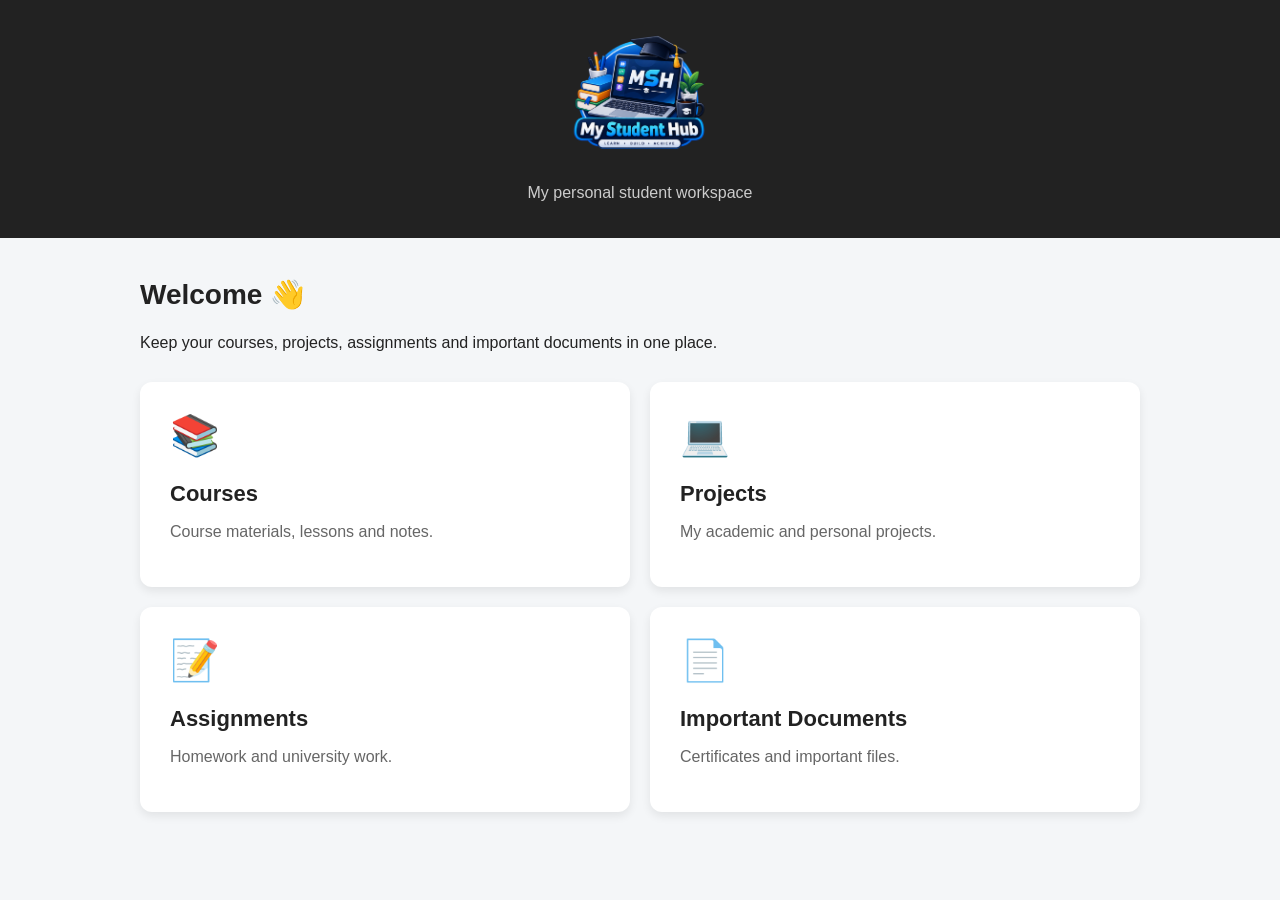
<file: index.html>
<!DOCTYPE html>
<html lang="en">

<head>
    <meta charset="UTF-8">
    <meta name="viewport" content="width=device-width, initial-scale=1.0">

    <title>My Student Hub</title>

    <link rel="icon" type="image/png" href="images/logo.png">
<link rel="stylesheet" href="Style.css">
</head>

<body>

   <header>

    <img src="images/logo.png" alt="My Student Hub Logo" class="logo">

    <p>My personal student workspace</p>

</header>


    <main>

        <h2>Welcome 👋</h2>

        <p>
            Keep your courses, projects, assignments
            and important documents in one place.
        </p>


        <div class="categories">

            <a href="courses.html" class="card">

                <div class="icon">📚</div>

                <h3>Courses</h3>

                <p>
                    Course materials, lessons and notes.
                </p>

            </a>


            <a href="projects.html" class="card">

                <div class="icon">💻</div>

                <h3>Projects</h3>

                <p>
                    My academic and personal projects.
                </p>

            </a>


            <a href="assignments.html" class="card">

                <div class="icon">📝</div>

                <h3>Assignments</h3>

                <p>
                    Homework and university work.
                </p>

            </a>


            <a href="important.html" class="card">

                <div class="icon">📄</div>

                <h3>Important Documents</h3>

                <p>
                    Certificates and important files.
                </p>

            </a>

       </div>

    </main>

</body>

</html>
</file>
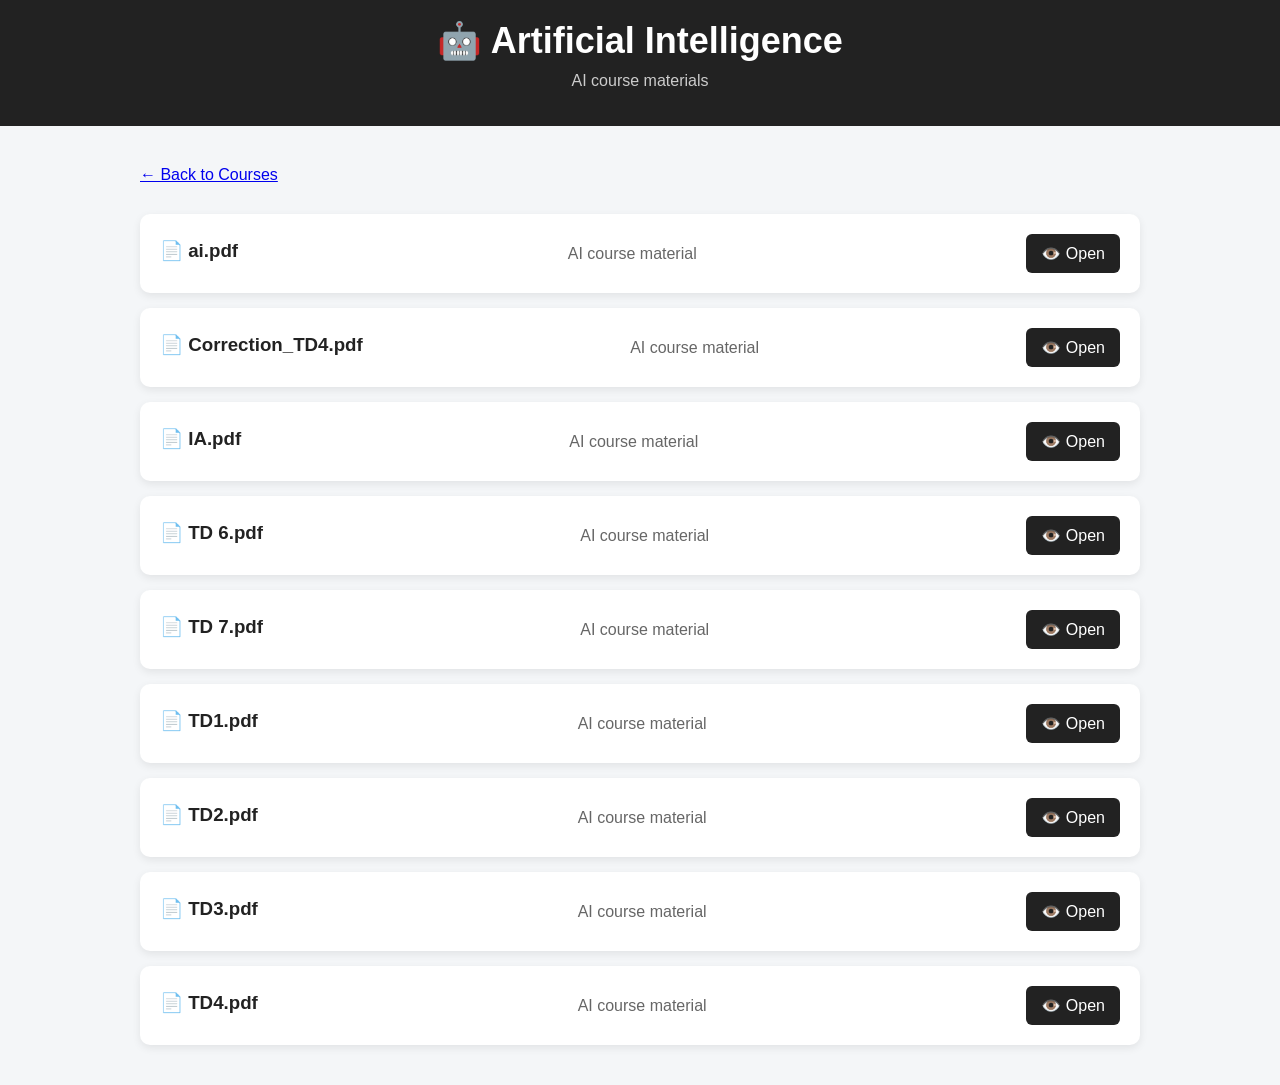
<file: AI.html>
<!DOCTYPE html>
<html lang="en">
<head>
    <meta charset="UTF-8">
    <meta name="viewport" content="width=device-width, initial-scale=1.0">

    <title>My Student Hub</title>

    <link rel="icon" type="image/png" href="images/logo.png">

    <link rel="stylesheet" href="Style.css">
</head>

<body>

    <header>
        <h1>🤖 Artificial Intelligence</h1>
        <p>AI course materials</p>
    </header>

    <main>

        <a href="courses.html" class="back-button">
            ← Back to Courses
        </a>

        <div class="file-list" id="fileList"></div>

    </main>

    <script src="files_data.js"></script>

    <script>
        const fileList = document.getElementById("fileList");

        MSH_FILES.ai.forEach(fileName => {

            // Safely encode each part of the path
            // while keeping folder separators (/)
            const fileUrl = "files/courses/AI/" +
                fileName
                    .split("/")
                    .map(part => encodeURIComponent(part))
                    .join("/");

            const file = document.createElement("div");
            file.className = "file";

            file.innerHTML = `
                <h3>📄 ${fileName}</h3>
                <p>AI course material</p>
                <a href="${fileUrl}">👁️ Open</a>
            `;

            fileList.appendChild(file);
        });
    </script>

</body>
</html>
</file>
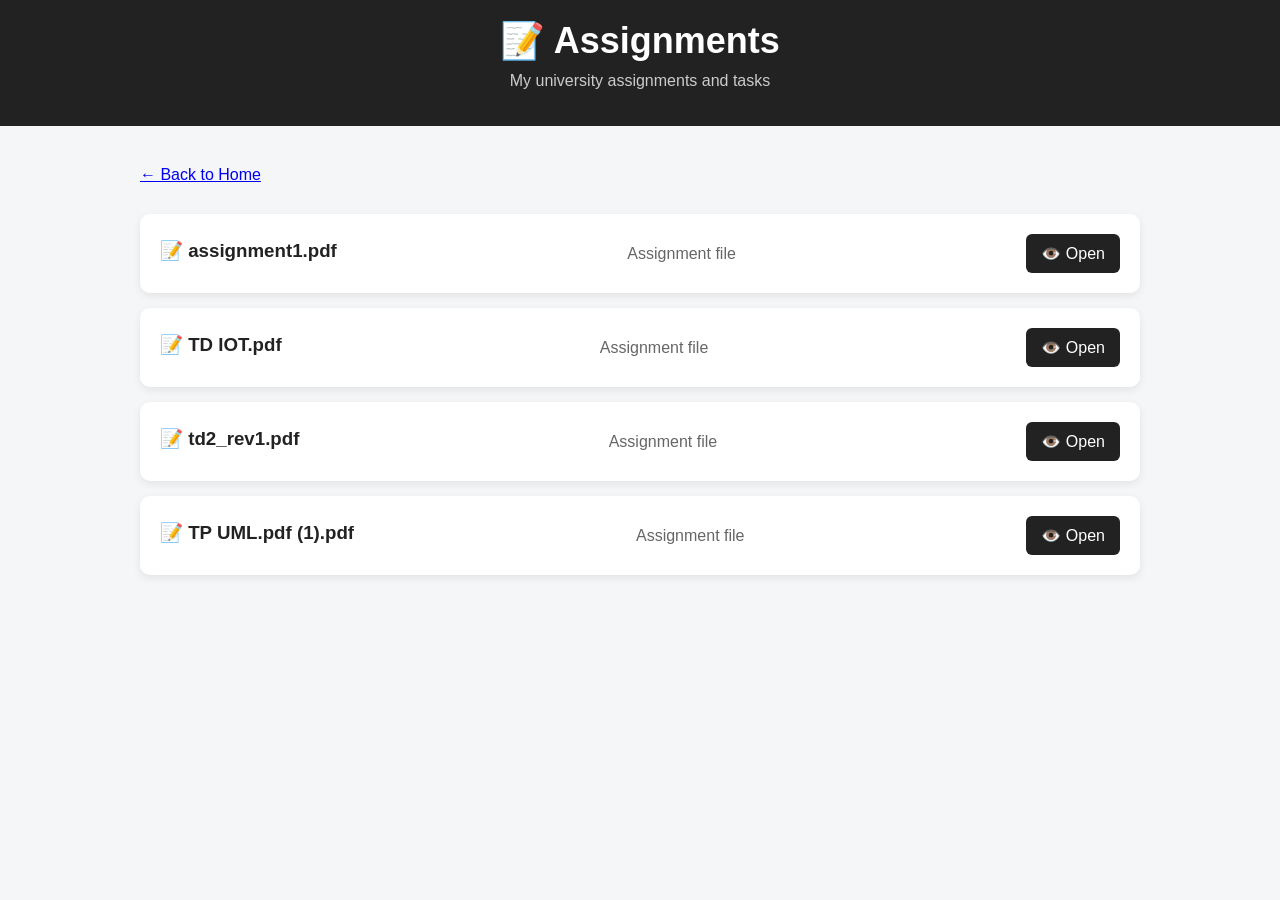
<file: assignments.html>
<!DOCTYPE html>
<html lang="en">

<head>
    <meta charset="UTF-8">
    <meta name="viewport" content="width=device-width, initial-scale=1.0">

    <title>My Student Hub</title>

    <link rel="icon" type="image/png" href="images/logo.png">

    <link rel="stylesheet" href="Style.css">
</head>

<body>

    <header>
        <h1>📝 Assignments</h1>
        <p>My university assignments and tasks</p>
    </header>

    <main>

        <a href="index.html" class="back-link">← Back to Home</a>

        <div class="file-list" id="assignment-list">
        </div>

    </main>

    <!-- Automatically generated file information -->
    <script src="files_data.js"></script>

    <script>
        const assignmentList = document.getElementById("assignment-list");

        const assignments = MSH_FILES.assignments;

        if (assignments.length === 0) {

            assignmentList.innerHTML = `
                <div class="file">
                    <h3>📭 No assignments yet</h3>
                    <p>No assignment files have been added.</p>
                </div>
            `;

        } else {

            assignments.forEach(fileName => {

                const file = document.createElement("div");
                file.className = "file";

                // Safely encode each part of the path
                // while keeping folder separators (/)
                const fileUrl = "files/assigments/" +
                    fileName
                        .split("/")
                        .map(part => encodeURIComponent(part))
                        .join("/");

                file.innerHTML = `
                    <h3>📝 ${fileName}</h3>
                    <p>Assignment file</p>
                    <a href="${fileUrl}">
                        👁️ Open
                    </a>
                `;

                assignmentList.appendChild(file);
            });
        }
    </script>

</body>

</html>
</file>
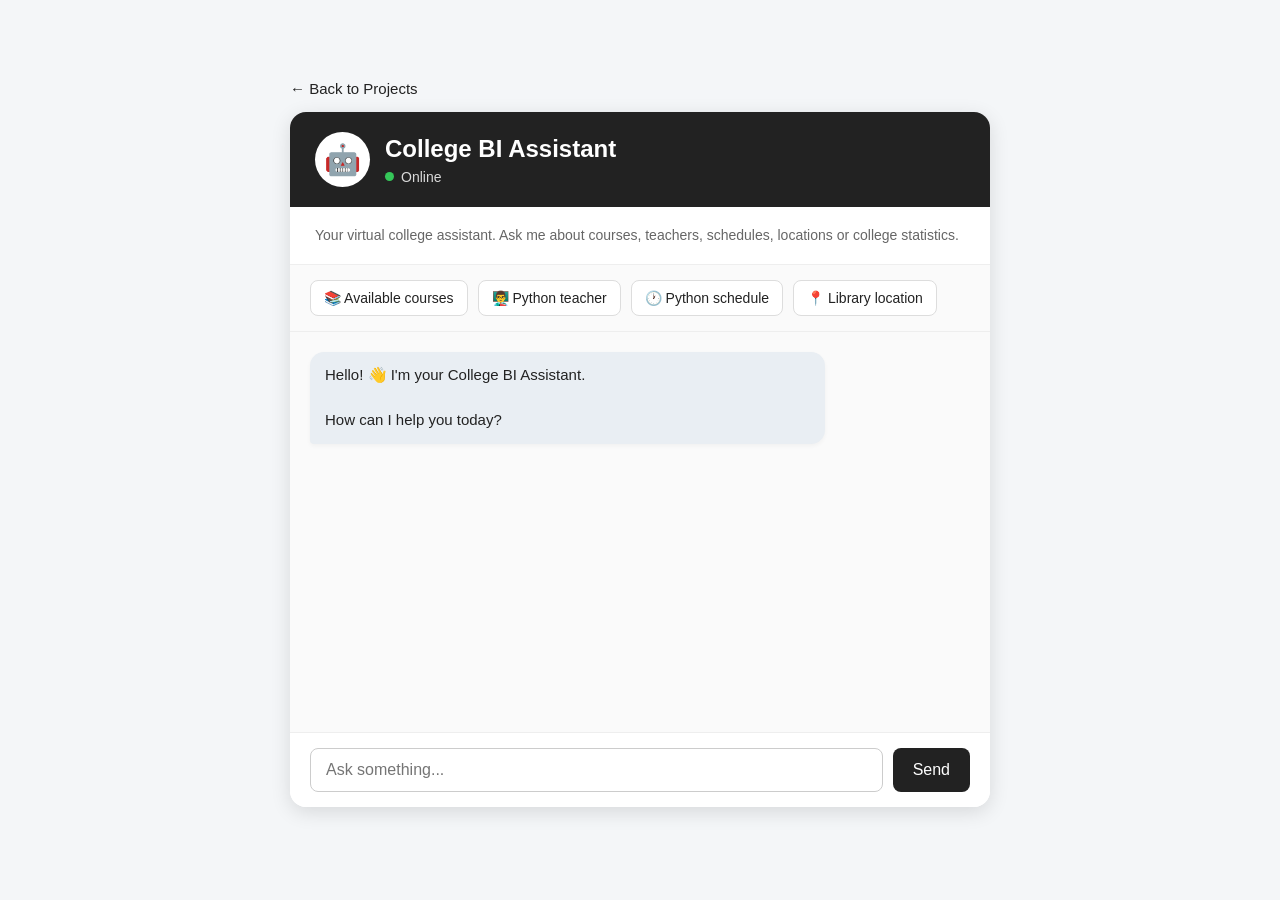
<file: chatbot.html>
<!DOCTYPE html>
<html lang="en">

<head>

    <meta charset="UTF-8">
    <meta name="viewport" content="width=device-width, initial-scale=1.0">

    <title>School Chatbot - My Student Hub</title>

    <link rel="icon" type="image/png" href="images/logo.png">

    <link rel="stylesheet" href="Style.css">
    <link rel="stylesheet" href="chatbot.css">

</head>


<body>

    <main>

        <a href="projects.html" class="back-link">
            ← Back to Projects
        </a>


        <div id="chat-box">


            <!-- =====================================
                 CHATBOT HEADER
                 ===================================== -->

            <div class="chat-header">

                <div class="bot-icon">
                    🤖
                </div>

                <div class="bot-info">

                    <h1>College BI Assistant</h1>

                    <div class="status">

                        <span class="status-dot"></span>

                        Online

                    </div>

                </div>

            </div>


            <!-- =====================================
                 WELCOME MESSAGE
                 ===================================== -->

            <div class="welcome-text">

                Your virtual college assistant.
                Ask me about courses, teachers,
                schedules, locations or college statistics.

            </div>


            <!-- =====================================
                 SUGGESTED QUESTIONS
                 ===================================== -->

            <div id="suggested-questions">

                <button onclick="askQuestion('What courses are available?')">
                    📚 Available courses
                </button>

                <button onclick="askQuestion('Who teaches Python?')">
                    👨‍🏫 Python teacher
                </button>

                <button onclick="askQuestion('What is the Python schedule?')">
                    🕐 Python schedule
                </button>

                <button onclick="askQuestion('Where is the library?')">
                    📍 Library location
                </button>

            </div>


            <!-- =====================================
                 CHAT MESSAGES
                 ===================================== -->

            <div id="chat-messages">

                <div class="bot-message">

                    Hello! 👋 I'm your College BI Assistant.

                    <br><br>

                    How can I help you today?

                </div>

            </div>


            <!-- =====================================
                 INPUT AREA
                 ===================================== -->

            <div id="chat-input-area">

                <input
                    type="text"
                    id="chat-input"
                    placeholder="Ask something..."
                    autocomplete="off"
                >

                <button onclick="sendMessage()">
                    Send
                </button>

            </div>


        </div>

    </main>


    <script src="chatbot.js"></script>

</body>

</html>
</file>
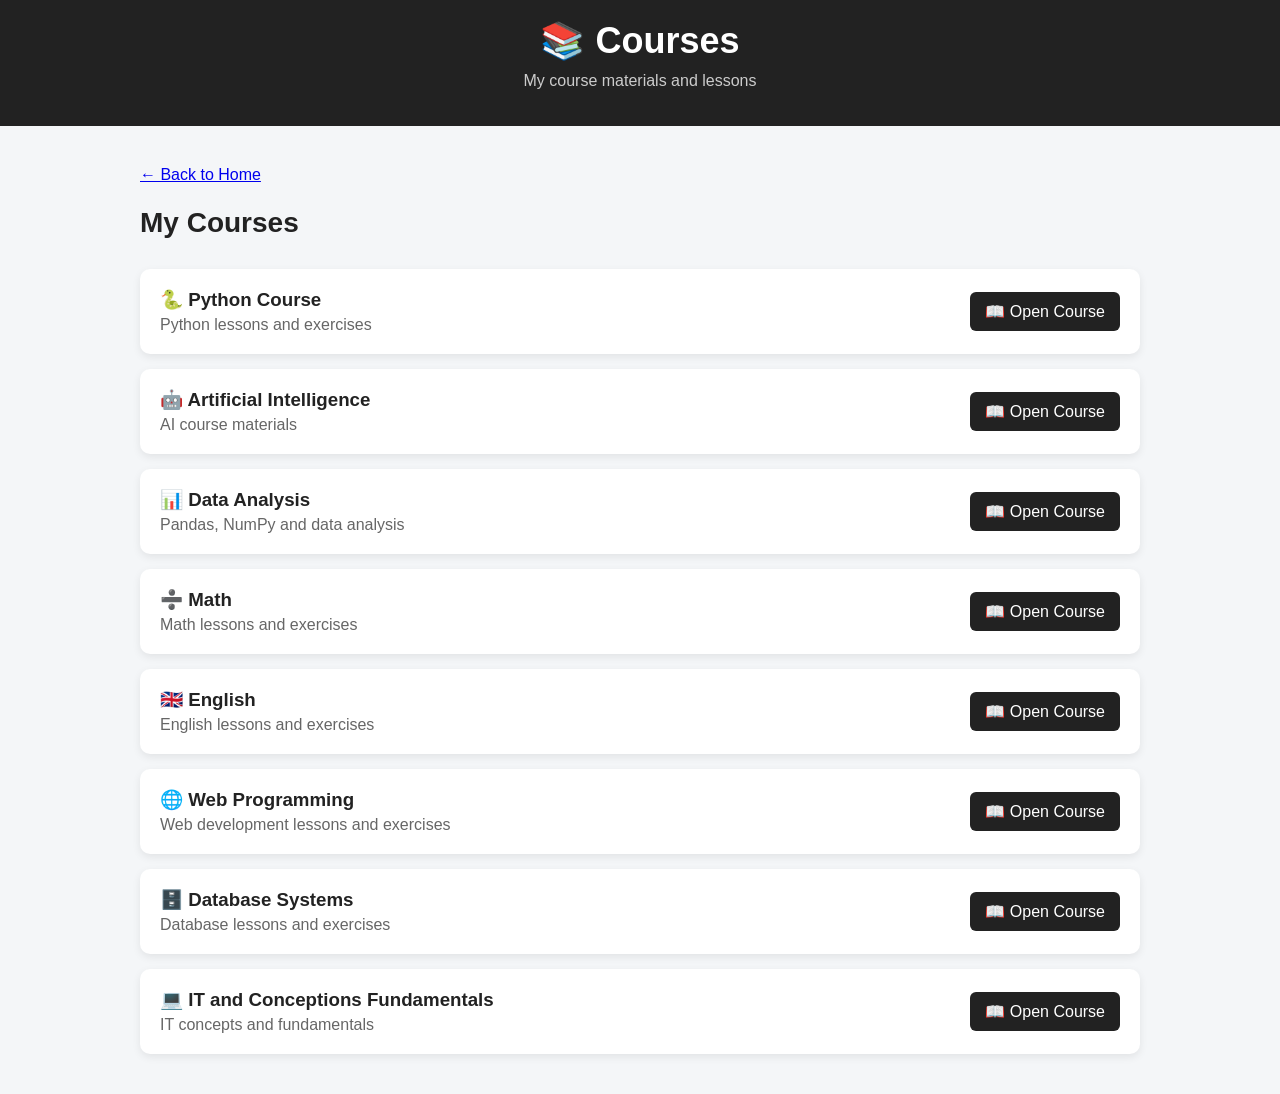
<file: courses.html>
<!DOCTYPE html>
<html lang="en">

<head>
    <meta charset="UTF-8">
    <meta name="viewport" content="width=device-width, initial-scale=1.0">

    <title>My Student Hub</title>

    <link rel="icon" type="image/png" href="images/logo.png">

    <link rel="stylesheet" href="Style.css">
</head>

<body>

    <header>
        <h1>📚 Courses</h1>
        <p>My course materials and lessons</p>
    </header>


    <main>

        <a href="index.html">← Back to Home</a>


        <h2>My Courses</h2>


        <div class="file-list">


            <div class="file">

                <div>
                    <h3>🐍 Python Course</h3>
                    <p>Python lessons and exercises</p>
                </div>

                <a href="python.html">
                    📖 Open Course
                </a>

            </div>


            <div class="file">

                <div>
                    <h3>🤖 Artificial Intelligence</h3>
                    <p>AI course materials</p>
                </div>

                <a href="AI.html">
                    📖 Open Course
                </a>

            </div>


            <div class="file">

                <div>
                    <h3>📊 Data Analysis</h3>
                    <p>Pandas, NumPy and data analysis</p>
                </div>

                <a href="Data%20analysis.html">
                    📖 Open Course
                </a>

            </div>


            <div class="file">

                <div>
                    <h3>➗ Math</h3>
                    <p>Math lessons and exercises</p>
                </div>

                <a href="math.html">
                    📖 Open Course
                </a>

            </div>


            <div class="file">

                <div>
                    <h3>🇬🇧 English</h3>
                    <p>English lessons and exercises</p>
                </div>

                <a href="english.html">
                    📖 Open Course
                </a>

            </div>


            <div class="file">

                <div>
                    <h3>🌐 Web Programming</h3>
                    <p>Web development lessons and exercises</p>
                </div>

                <a href="web-programming.html">
                    📖 Open Course
                </a>

            </div>


            <div class="file">

                <div>
                    <h3>🗄️ Database Systems</h3>
                    <p>Database lessons and exercises</p>
                </div>

                <a href="database-systems.html">
                    📖 Open Course
                </a>

            </div>


            <div class="file">

                <div>
                    <h3>💻 IT and Conceptions Fundamentals</h3>
                    <p>IT concepts and fundamentals</p>
                </div>

                <a href="it-fundamentals.html">
                    📖 Open Course
                </a>

            </div>


        </div>

    </main>

</body>

</html>
</file>
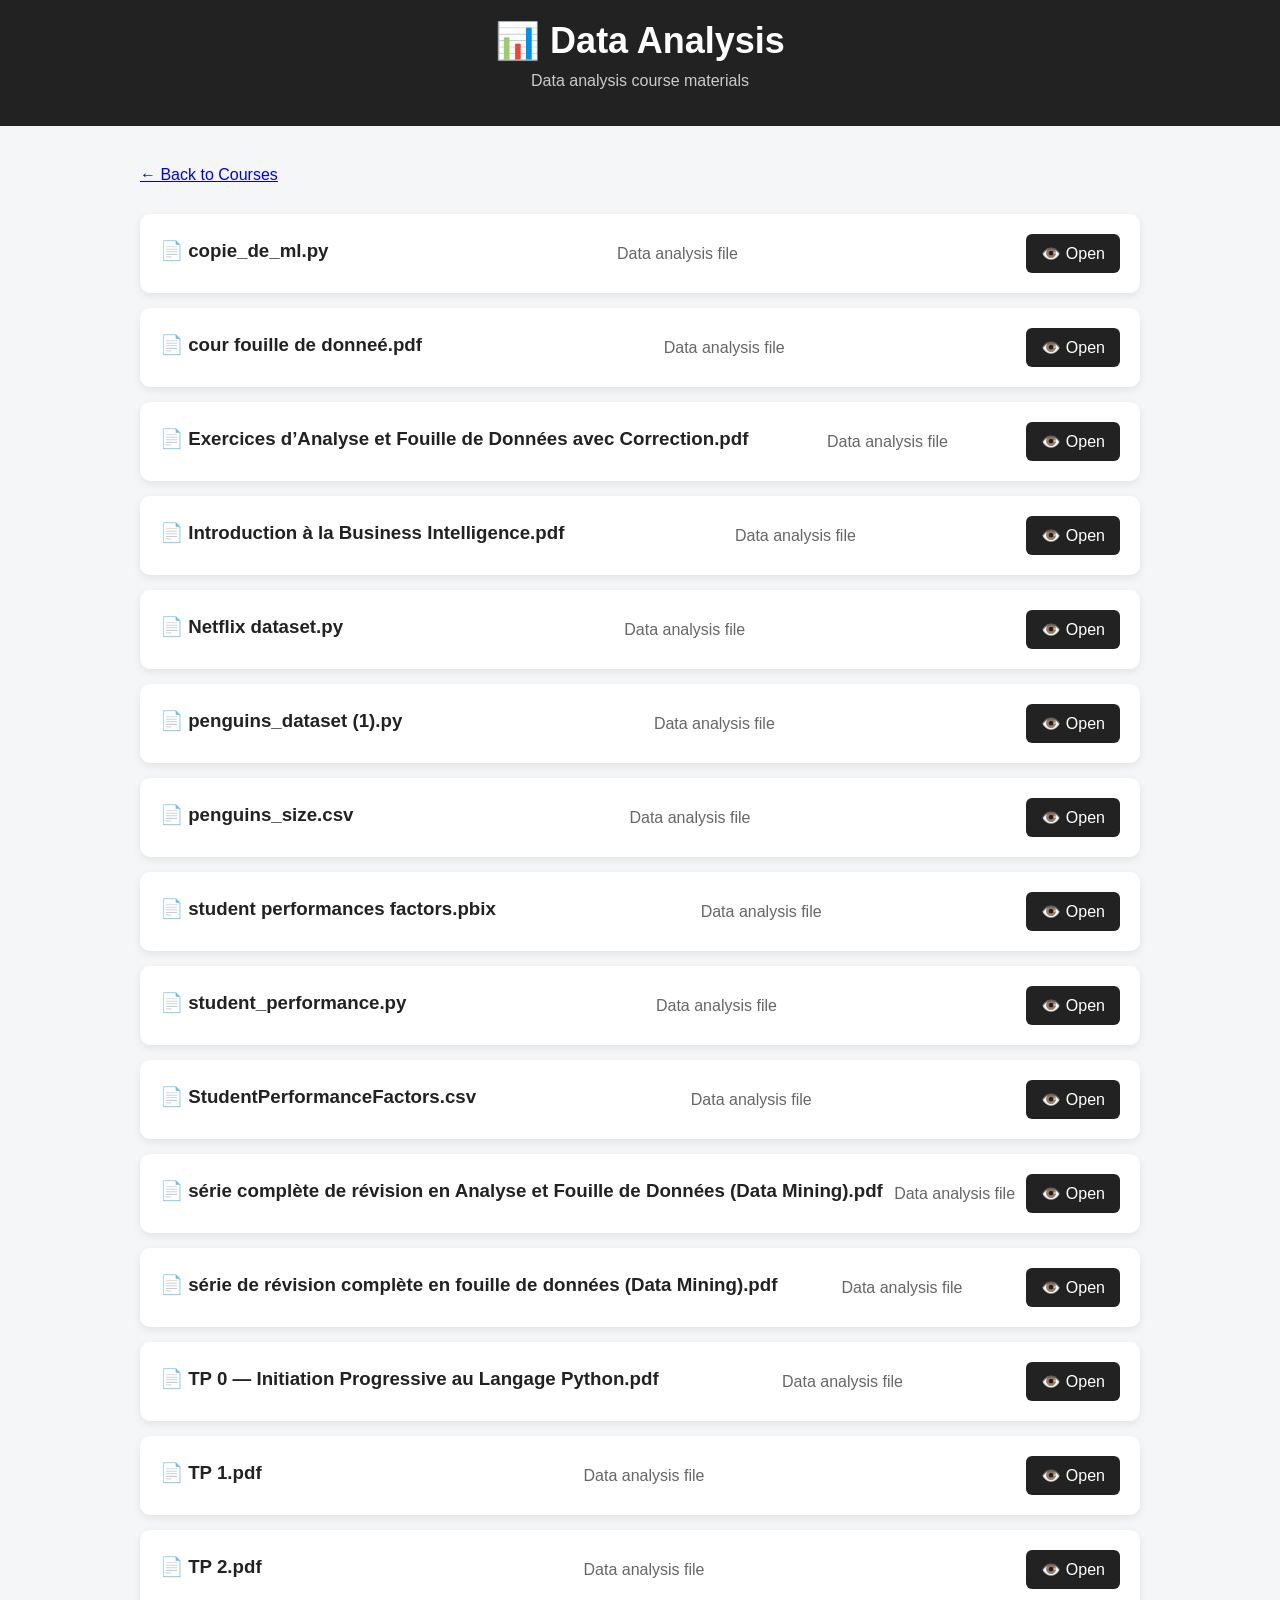
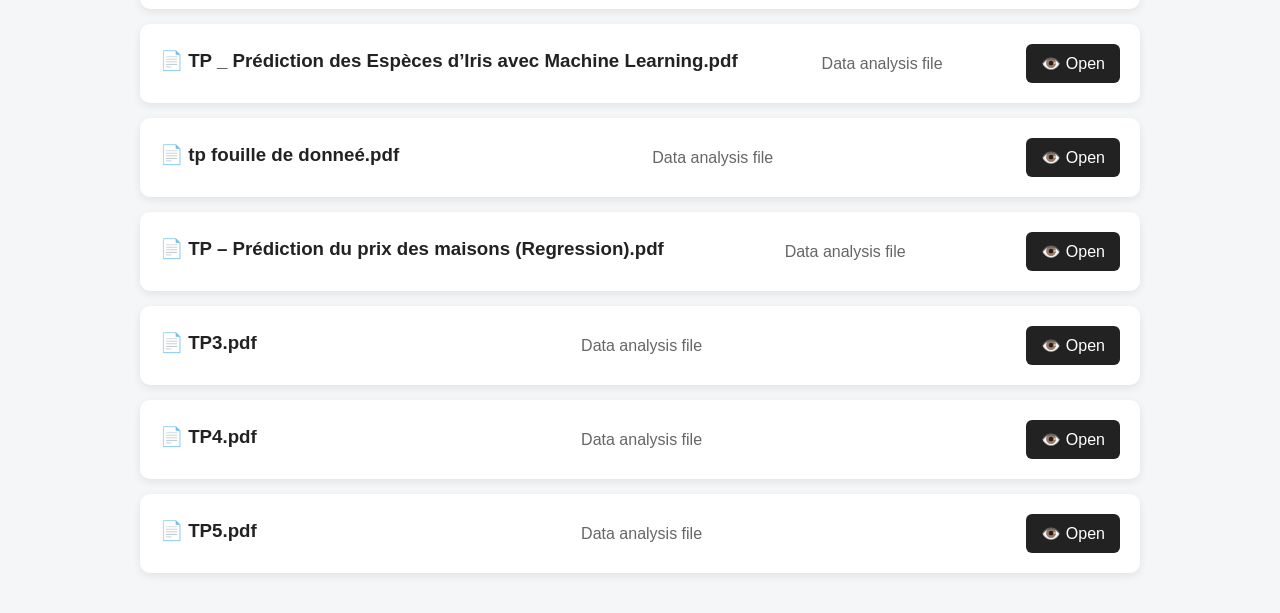
<file: Data analysis.html>
<!DOCTYPE html>
<html lang="en">
<head>
    <meta charset="UTF-8">
    <meta name="viewport" content="width=device-width, initial-scale=1.0">
    <title>My Student Hub</title>
    <link rel="icon" type="image/png" href="images/logo.png">
    <link rel="stylesheet" href="Style.css">
</head>
<body>
    <header>
        <h1>📊 Data Analysis</h1>
        <p>Data analysis course materials</p>
    </header>
    <main>
        <a href="courses.html" class="back-button">← Back to Courses</a>
        <div class="file-list" id="fileList"></div>
    </main>
    <script src="files_data.js"></script>
    <script src="files_data.js"></script>

<script>
    const fileList = document.getElementById("fileList");

    MSH_FILES.data_analysis.forEach(fileName => {
        const file = document.createElement("div");
        file.className = "file";

        // Build the correct URL for files inside subfolders
        const fileUrl = "files/courses/Data%20Analysis/" +
            fileName
                .split("/")
                .map(part => encodeURIComponent(part))
                .join("/");

        const isPython = fileName.toLowerCase().endsWith(".py");

        const openLink = isPython
            ? `viewer.html?file=${encodeURIComponent(fileUrl)}`
            : fileUrl;

        const displayName = fileName.split("/").pop();

        file.innerHTML = `
            <h3>📄 ${displayName}</h3>
            <p>Data analysis file</p>
            <a href="${openLink}">👁️ Open</a>
        `;

        fileList.appendChild(file);
    });
</script>
</body>
</html>
</file>
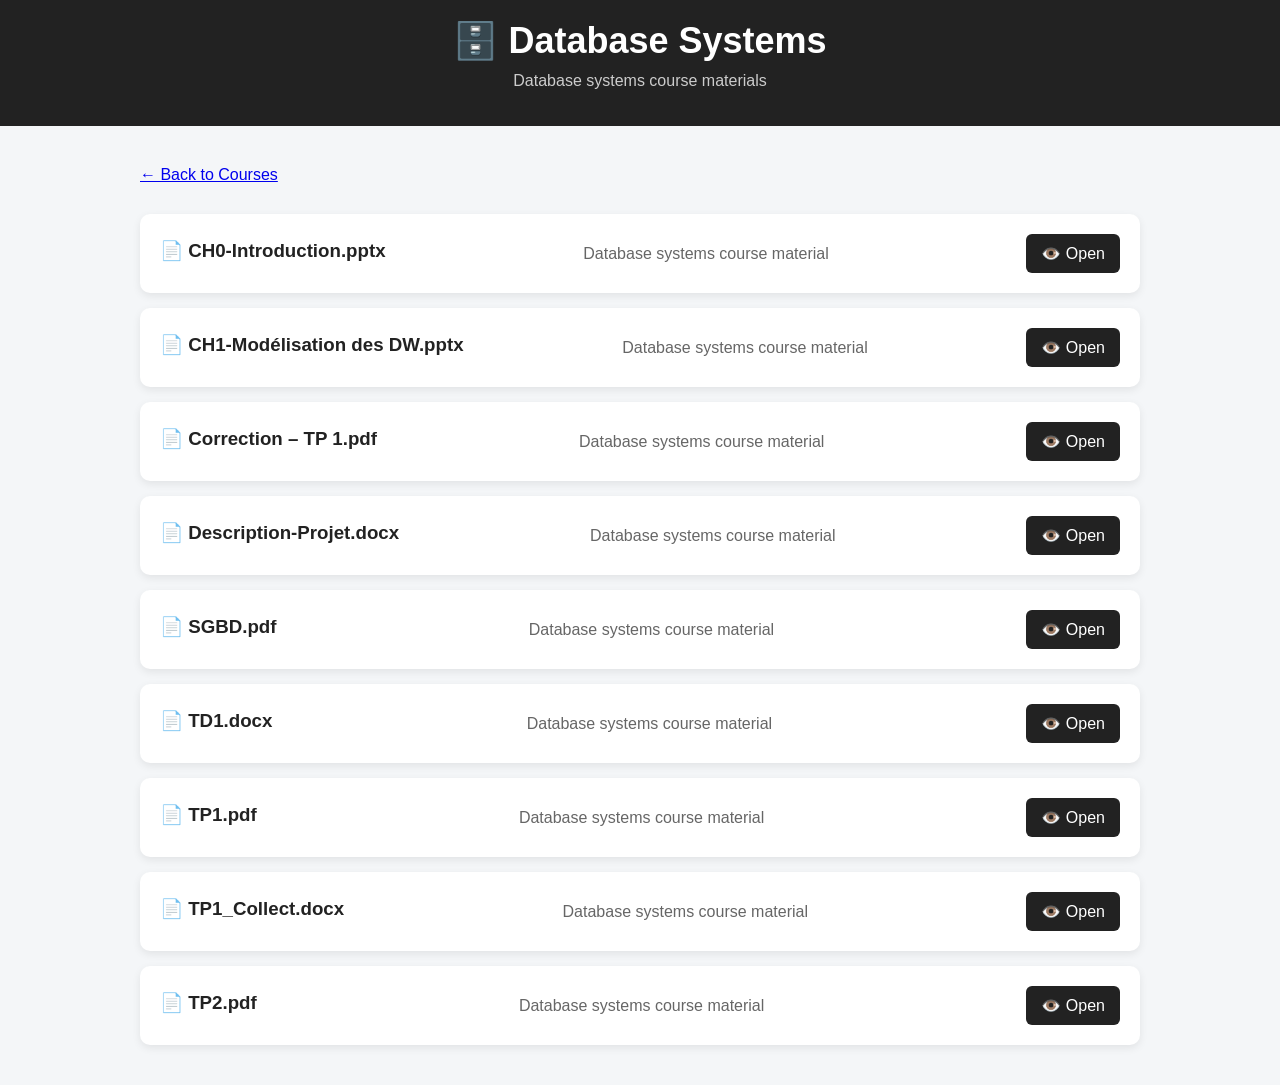
<file: database-systems.html>
<!DOCTYPE html>
<html lang="en">

<head>
    <meta charset="UTF-8">
    <meta name="viewport" content="width=device-width, initial-scale=1.0">

    <title>My Student Hub</title>

    <link rel="icon" type="image/png" href="images/logo.png">

    <link rel="stylesheet" href="Style.css">
</head>

<body>

    <header>
        <h1>🗄️ Database Systems</h1>
        <p>Database systems course materials</p>
    </header>

    <main>

        <a href="courses.html" class="back-button">← Back to Courses</a>

        <div class="file-list" id="fileList">
        </div>

    </main>

    <script src="files_data.js"></script>

    <script>

        const fileList = document.getElementById("fileList");

        MSH_FILES.database_systems.forEach(fileName => {

            // Safely encode each part of the path
            // while keeping folder separators (/)
            const fileUrl = "files/courses/database-systems/" +
                fileName
                    .split("/")
                    .map(part => encodeURIComponent(part))
                    .join("/");

            const file = document.createElement("div");
            file.className = "file";

            file.innerHTML = `
                <h3>📄 ${fileName}</h3>

                <p>Database systems course material</p>

                <a href="${fileUrl}">
                    👁️ Open
                </a>
            `;

            fileList.appendChild(file);

        });

    </script>

</body>

</html>
</file>
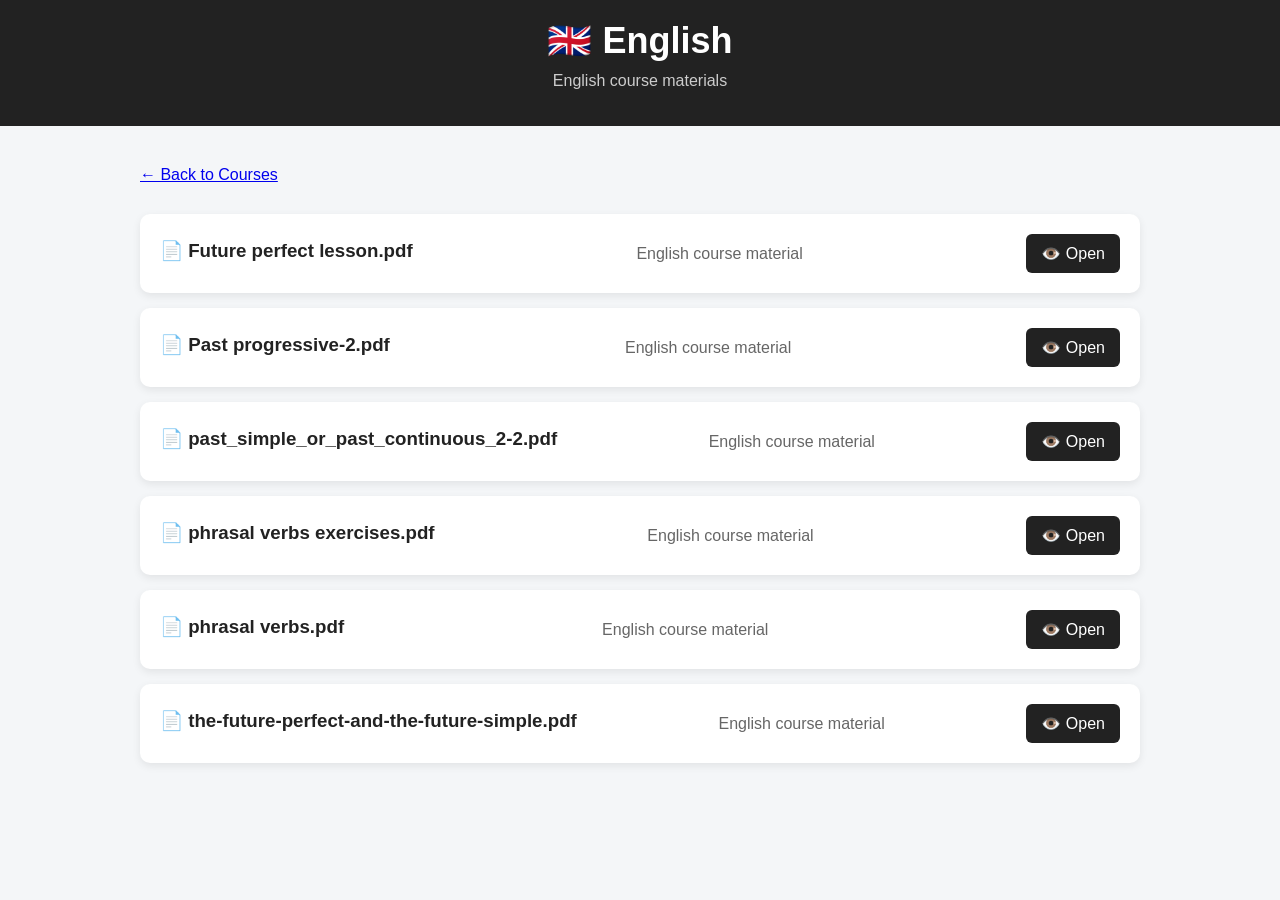
<file: english.html>
<!DOCTYPE html>
<html lang="en">

<head>
    <meta charset="UTF-8">
    <meta name="viewport" content="width=device-width, initial-scale=1.0">

    <title>My Student Hub</title>

    <link rel="icon" type="image/png" href="images/logo.png">

    <link rel="stylesheet" href="Style.css">
</head>

<body>

    <header>
        <h1>🇬🇧 English</h1>
        <p>English course materials</p>
    </header>

    <main>

        <a href="courses.html" class="back-button">← Back to Courses</a>

        <div class="file-list" id="fileList">
        </div>

    </main>

    <script src="files_data.js"></script>

    <script>

        const fileList = document.getElementById("fileList");

        MSH_FILES.english.forEach(fileName => {

            // Safely encode each part of the path
            // while keeping folder separators (/)
            const fileUrl = "files/courses/English/" +
                fileName
                    .split("/")
                    .map(part => encodeURIComponent(part))
                    .join("/");

            const file = document.createElement("div");
            file.className = "file";

            file.innerHTML = `
                <h3>📄 ${fileName}</h3>

                <p>English course material</p>

                <a href="${fileUrl}">
                    👁️ Open
                </a>
            `;

            fileList.appendChild(file);

        });

    </script>

</body>

</html>
</file>
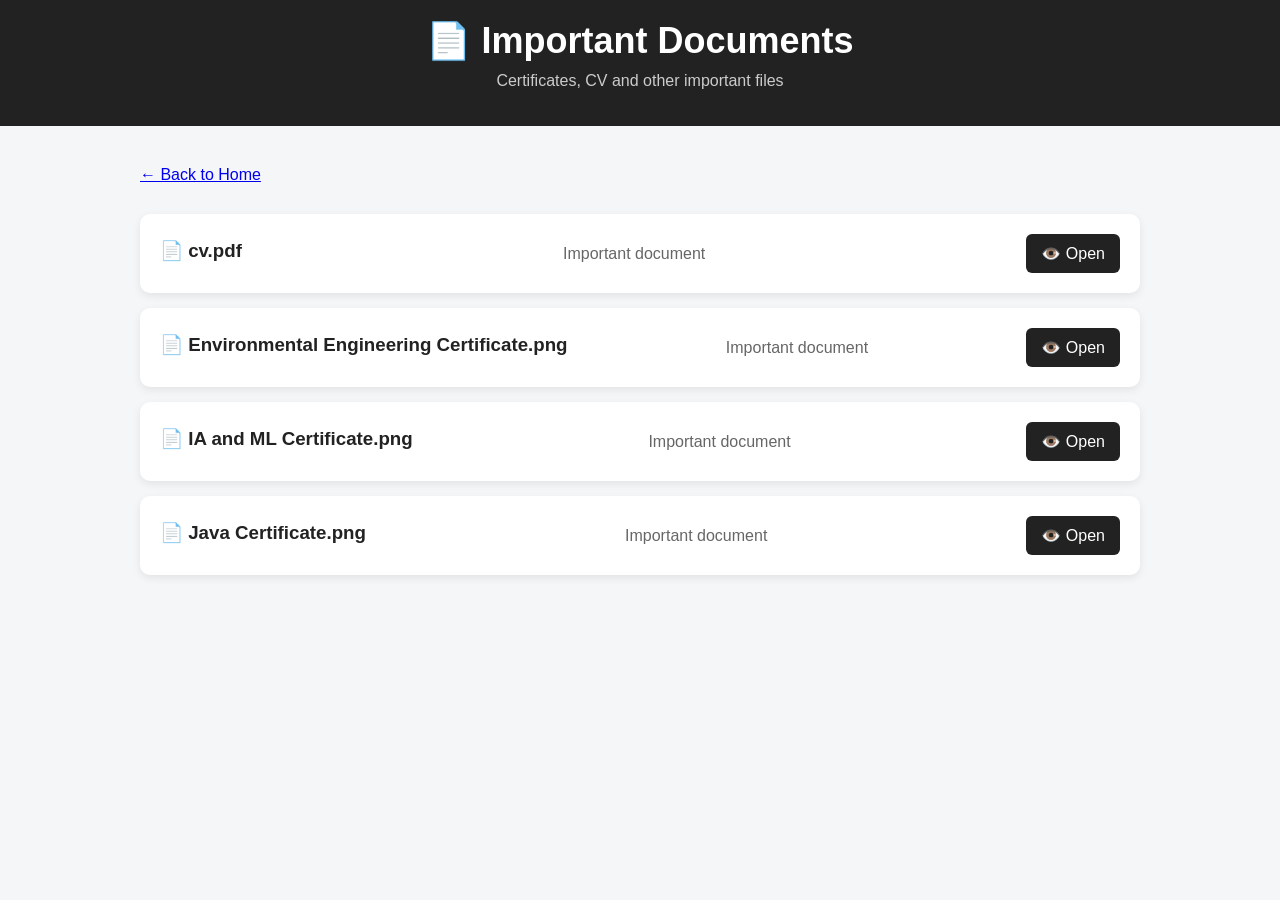
<file: important.html>
<!DOCTYPE html>
<html lang="en">

<head>
    <meta charset="UTF-8">
    <meta name="viewport" content="width=device-width, initial-scale=1.0">

    <title>My Student Hub</title>

    <link rel="icon" type="image/png" href="images/logo.png">

    <link rel="stylesheet" href="Style.css">
</head>

<body>

    <header>
        <h1>📄 Important Documents</h1>
        <p>Certificates, CV and other important files</p>
    </header>

    <main>

        <a href="index.html" class="back-button">← Back to Home</a>

        <div class="file-list" id="fileList">
        </div>

    </main>

    <script src="files_data.js"></script>

    <script>

        const fileList = document.getElementById("fileList");

        MSH_FILES.important.forEach(fileName => {

            // Safely encode each part of the path
            // while keeping folder separators (/)
            const fileUrl = "files/important/" +
                fileName
                    .split("/")
                    .map(part => encodeURIComponent(part))
                    .join("/");

            const file = document.createElement("div");
            file.className = "file";

            file.innerHTML = `
                <h3>📄 ${fileName}</h3>

                <p>Important document</p>

                <a href="${fileUrl}">
                    👁️ Open
                </a>
            `;

            fileList.appendChild(file);

        });

    </script>

</body>

</html>
</file>
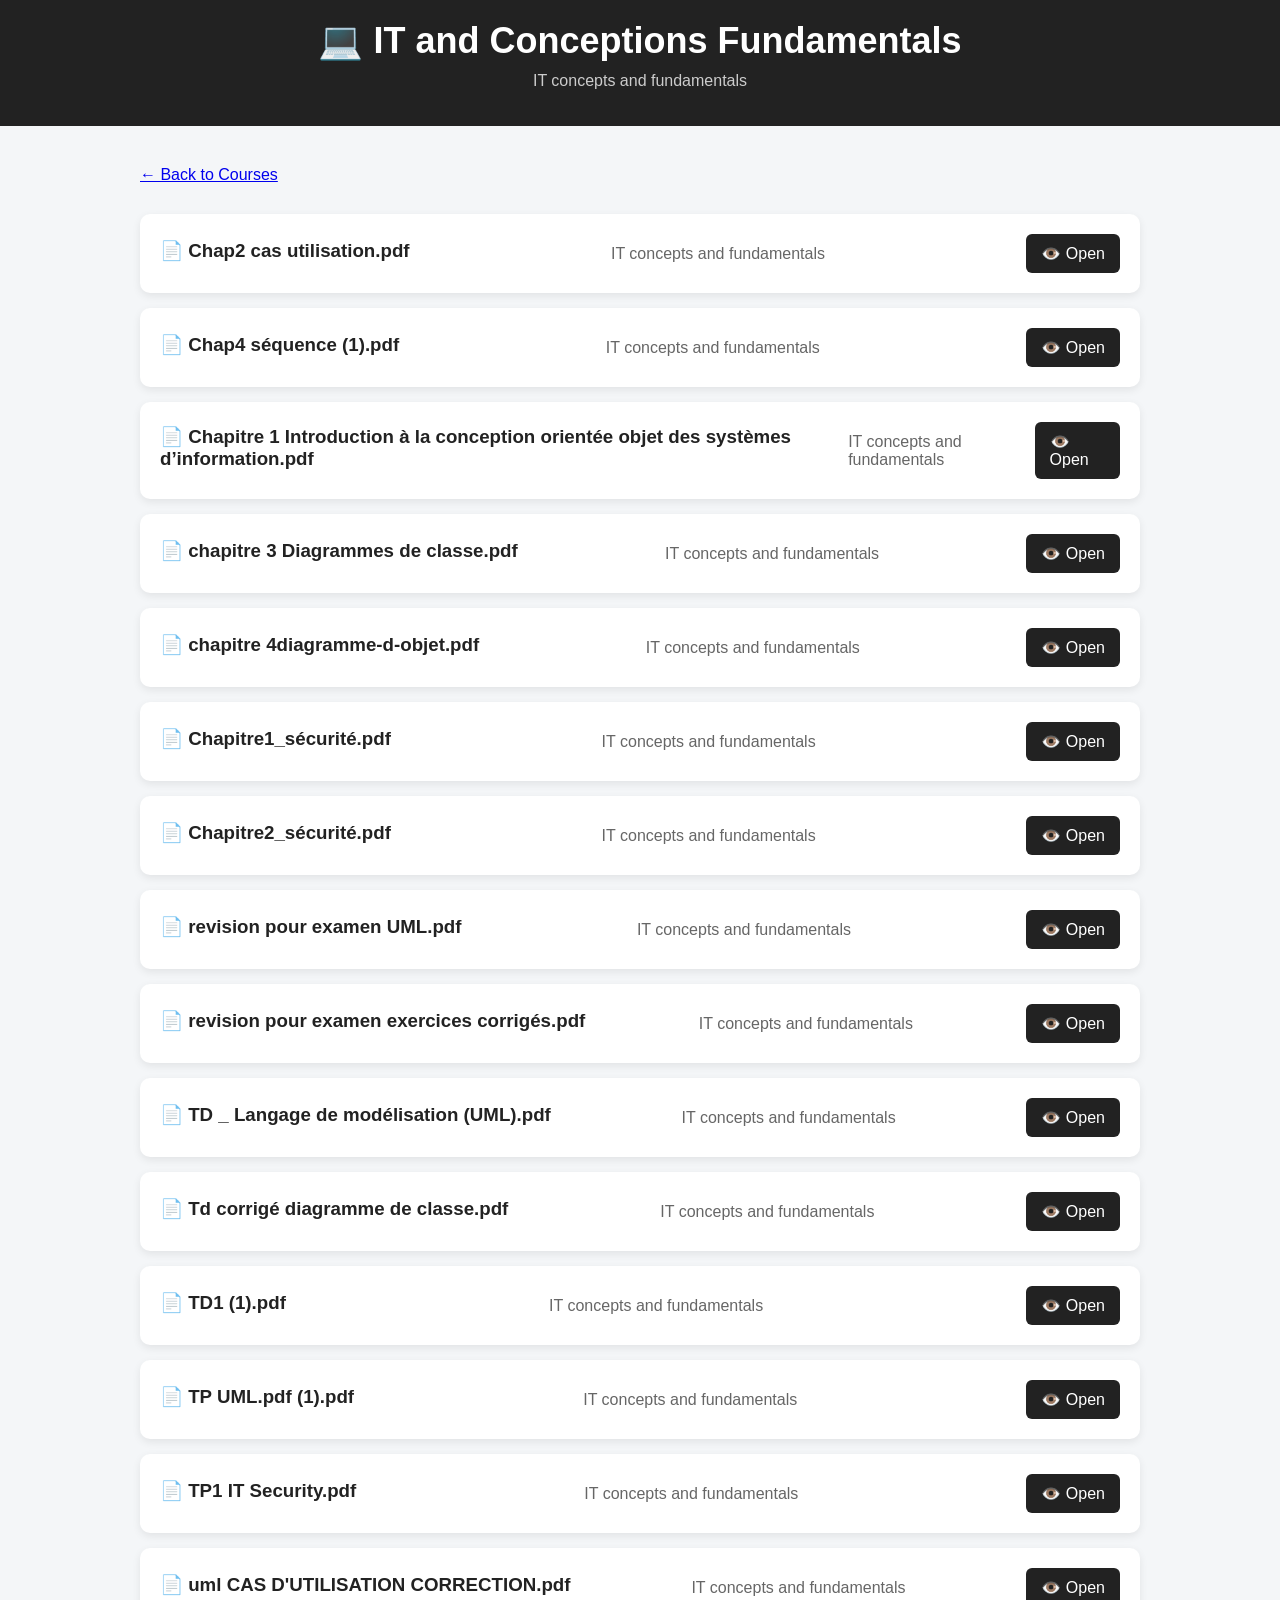
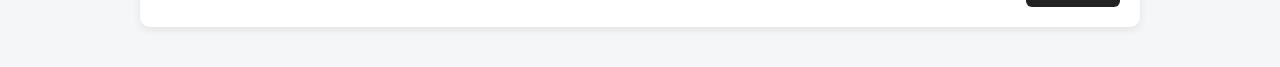
<file: it-fundamentals.html>
<!DOCTYPE html>
<html lang="en">

<head>
    <meta charset="UTF-8">
    <meta name="viewport" content="width=device-width, initial-scale=1.0">

    <title>My Student Hub</title>

    <link rel="icon" type="image/png" href="images/logo.png">

    <link rel="stylesheet" href="Style.css">
</head>

<body>

    <header>
        <h1>💻 IT and Conceptions Fundamentals</h1>
        <p>IT concepts and fundamentals</p>
    </header>

    <main>

        <a href="courses.html" class="back-button">← Back to Courses</a>

        <div class="file-list" id="fileList">
        </div>

    </main>

    <script src="files_data.js"></script>

    <script>

        const fileList = document.getElementById("fileList");

        MSH_FILES.it_fundamentals.forEach(fileName => {

            // Safely encode each part of the path
            // while keeping folder separators (/)
            const fileUrl = "files/courses/it-fundamentals/" +
                fileName
                    .split("/")
                    .map(part => encodeURIComponent(part))
                    .join("/");

            const file = document.createElement("div");
            file.className = "file";

            file.innerHTML = `
                <h3>📄 ${fileName}</h3>

                <p>IT concepts and fundamentals</p>

                <a href="${fileUrl}">
                    👁️ Open
                </a>
            `;

            fileList.appendChild(file);

        });

    </script>

</body>

</html>
</file>
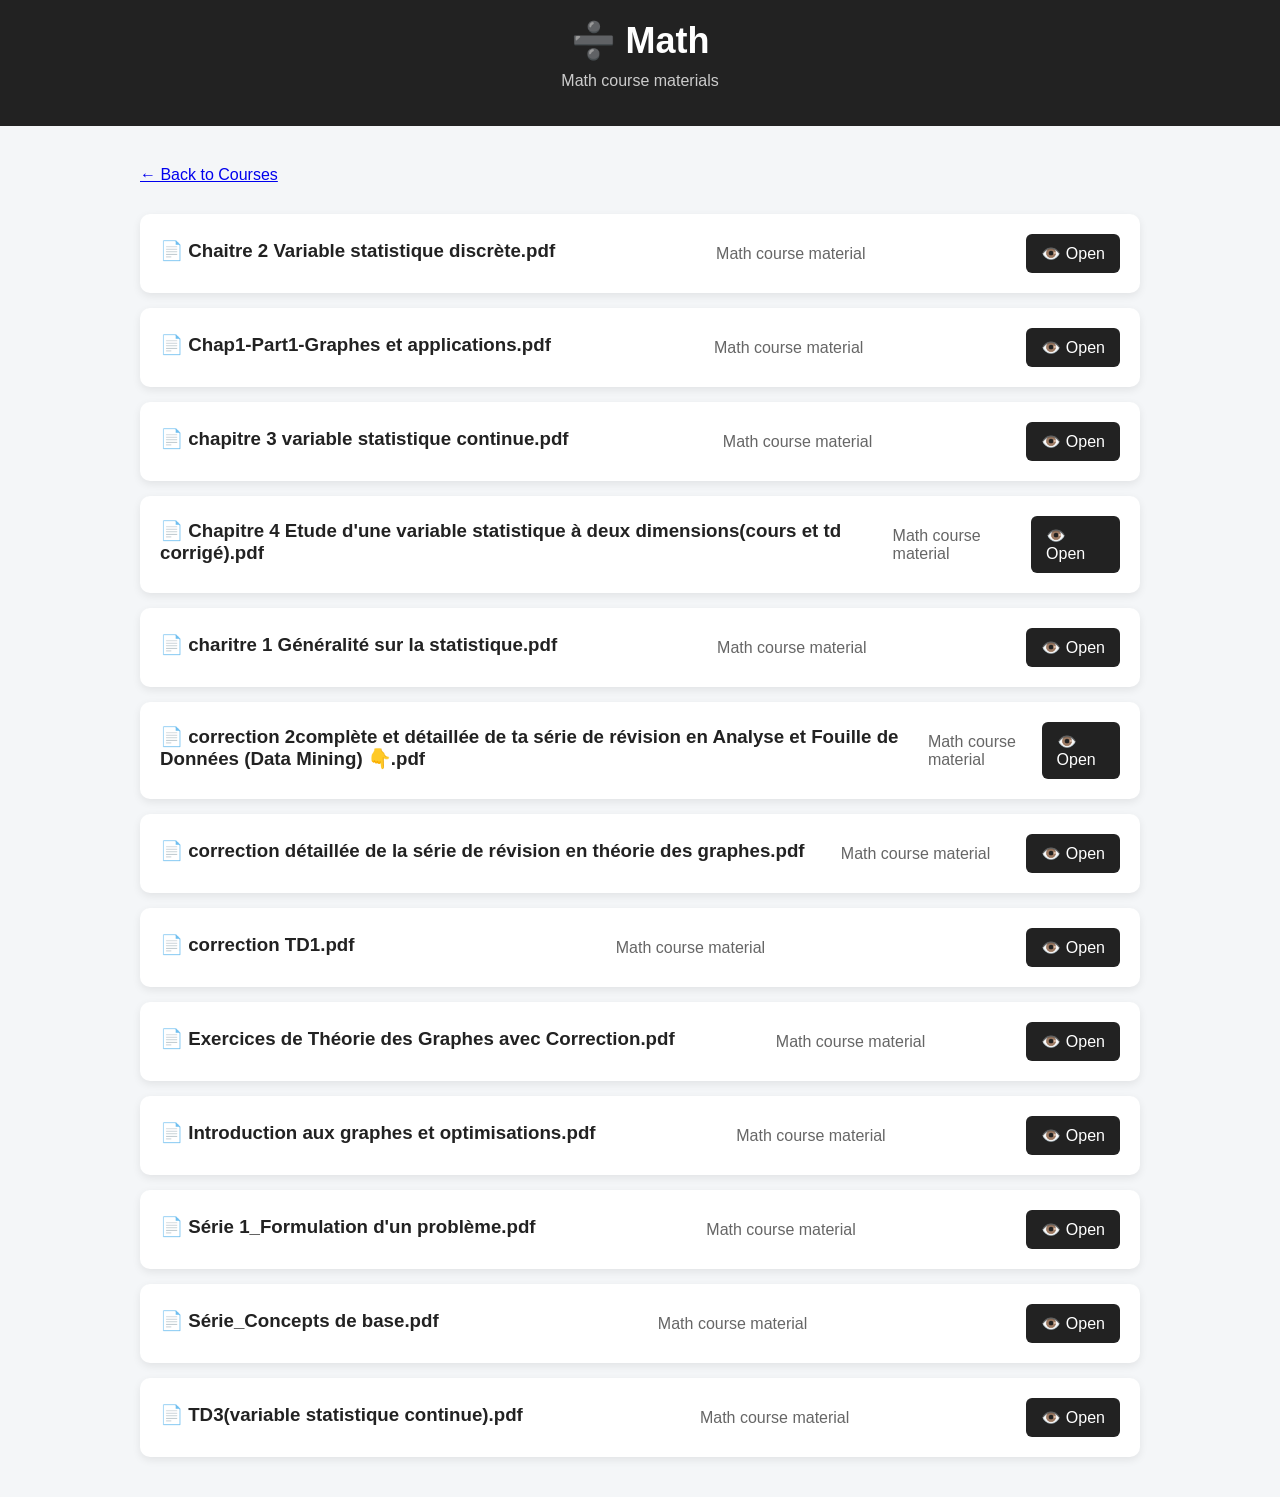
<file: math.html>
<!DOCTYPE html>
<html lang="en">

<head>
    <meta charset="UTF-8">
    <meta name="viewport" content="width=device-width, initial-scale=1.0">

    <title>My Student Hub</title>

    <link rel="icon" type="image/png" href="images/logo.png">

    <link rel="stylesheet" href="Style.css">
</head>

<body>

    <header>
        <h1>➗ Math</h1>
        <p>Math course materials</p>
    </header>

    <main>

        <a href="courses.html" class="back-button">← Back to Courses</a>

        <div class="file-list" id="fileList">
        </div>

    </main>

    <script src="files_data.js"></script>

    <script>

        const fileList = document.getElementById("fileList");

        MSH_FILES.math.forEach(fileName => {

            // Safely encode each part of the path
            // while keeping folder separators (/)
            const fileUrl = "files/courses/Math/" +
                fileName
                    .split("/")
                    .map(part => encodeURIComponent(part))
                    .join("/");

            const file = document.createElement("div");
            file.className = "file";

            file.innerHTML = `
                <h3>📄 ${fileName}</h3>

                <p>Math course material</p>

                <a href="${fileUrl}">
                    👁️ Open
                </a>
            `;

            fileList.appendChild(file);

        });

    </script>

</body>

</html>
</file>
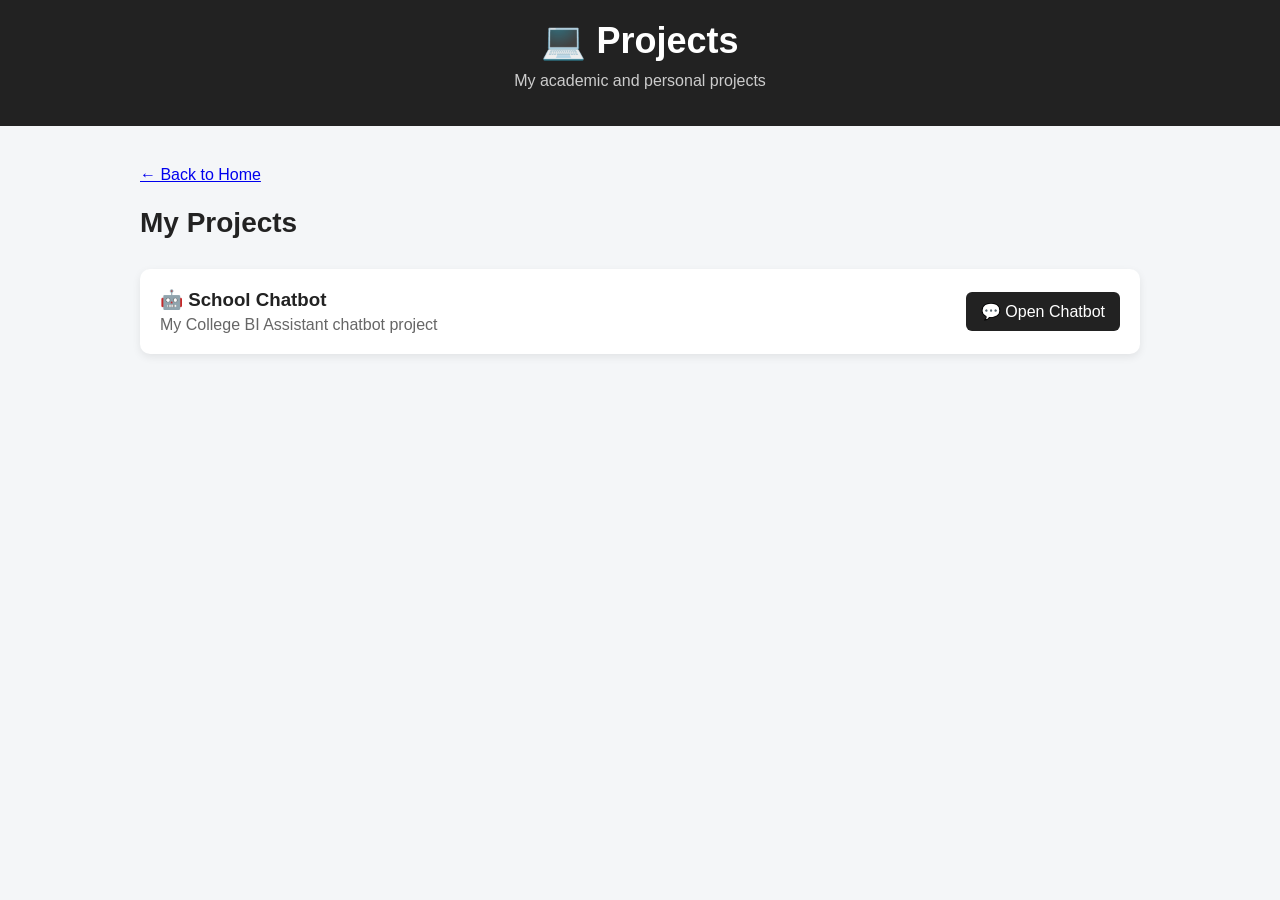
<file: projects.html>
<!DOCTYPE html>
<html lang="en">

<head>

    <meta charset="UTF-8">
    <meta name="viewport" content="width=device-width, initial-scale=1.0">

    <title>My Student Hub - Projects</title>

    <link rel="icon" type="image/png" href="images/logo.png">

    <link rel="stylesheet" href="Style.css">

</head>


<body>


    <!-- ==========================================
         HEADER
         ========================================== -->

    <header>

        <h1>💻 Projects</h1>

        <p>My academic and personal projects</p>

    </header>



    <!-- ==========================================
         MAIN CONTENT
         ========================================== -->

    <main>

        <a href="index.html">
            ← Back to Home
        </a>


        <h2>My Projects</h2>



        <!-- ==========================================
             PROJECT LIST
             ========================================== -->

        <div class="file-list">


            <!-- ======================================
                 SCHOOL CHATBOT
                 ====================================== -->

            <div class="file">


                <div>

                    <h3>🤖 School Chatbot</h3>

                    <p>
                        My College BI Assistant chatbot project
                    </p>

                </div>



                <!-- PROJECT BUTTONS -->

                <div class="project-buttons">


                    <!-- OPEN CHATBOT -->

                    <a href="chatbot.html">

                        💬 Open Chatbot

                    </a>



                   

                </div>


            </div>


        </div>


    </main>


</body>

</html>
</file>
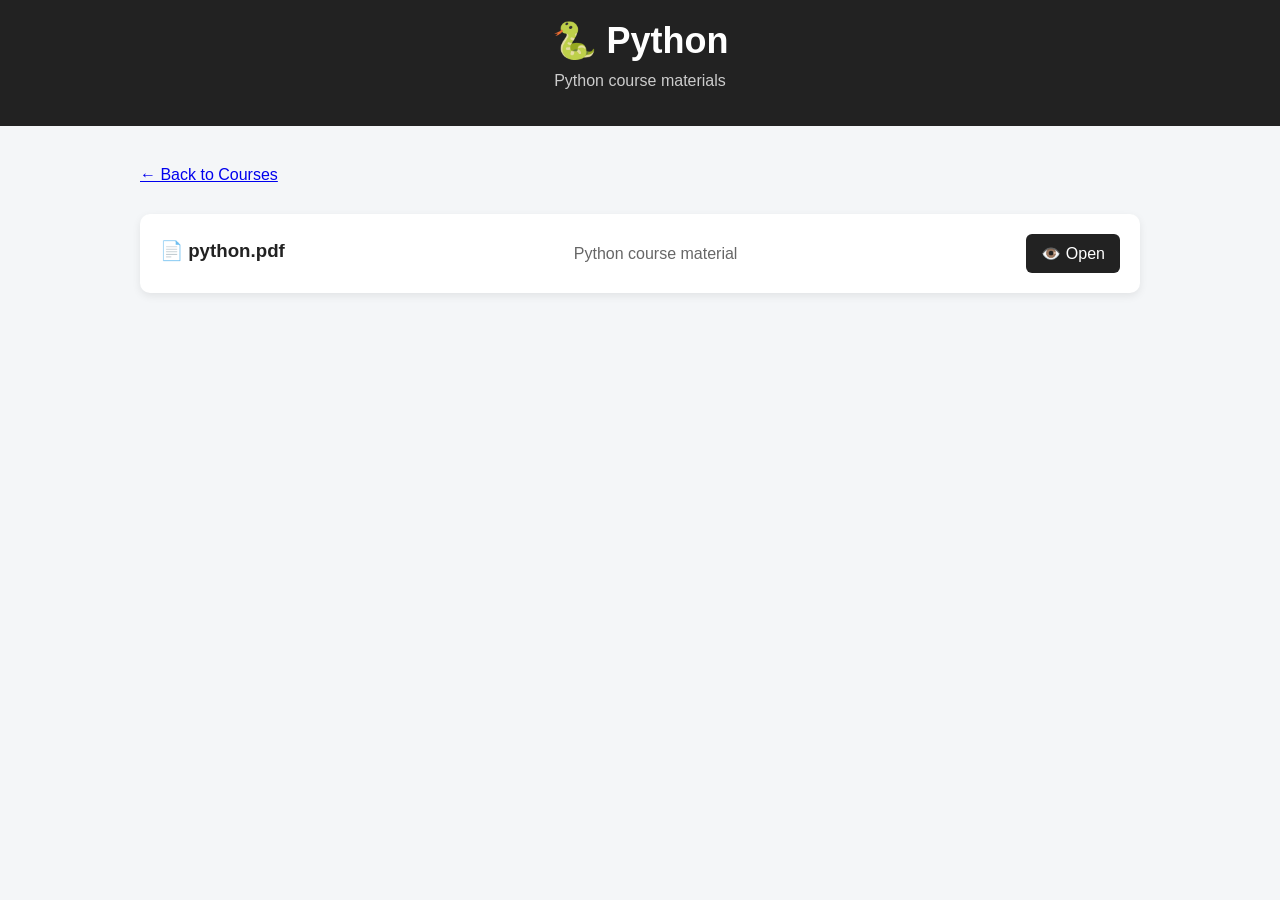
<file: python.html>
<!DOCTYPE html>
<html lang="en">

<head>
    <meta charset="UTF-8">
    <meta name="viewport" content="width=device-width, initial-scale=1.0">

    <title>My Student Hub</title>

    <link rel="icon" type="image/png" href="images/logo.png">

    <link rel="stylesheet" href="Style.css">
</head>

<body>

    <header>
        <h1>🐍 Python</h1>
        <p>Python course materials</p>
    </header>

    <main>

        <a href="courses.html" class="back-button">← Back to Courses</a>

        <div class="file-list" id="fileList">
        </div>

    </main>

    <script src="files_data.js"></script>

    <script>

        const fileList = document.getElementById("fileList");

        MSH_FILES.python.forEach(fileName => {

            const fileUrl = "files/courses/Python/" +
                fileName
                    .split("/")
                    .map(part => encodeURIComponent(part))
                    .join("/");

            const file = document.createElement("div");
            file.className = "file";

            file.innerHTML = `
                <h3>📄 ${fileName}</h3>

                <p>Python course material</p>

                <a href="${fileUrl}">
                    👁️ Open
                </a>
            `;

            fileList.appendChild(file);

        });

    </script>

</body>

</html>
</file>
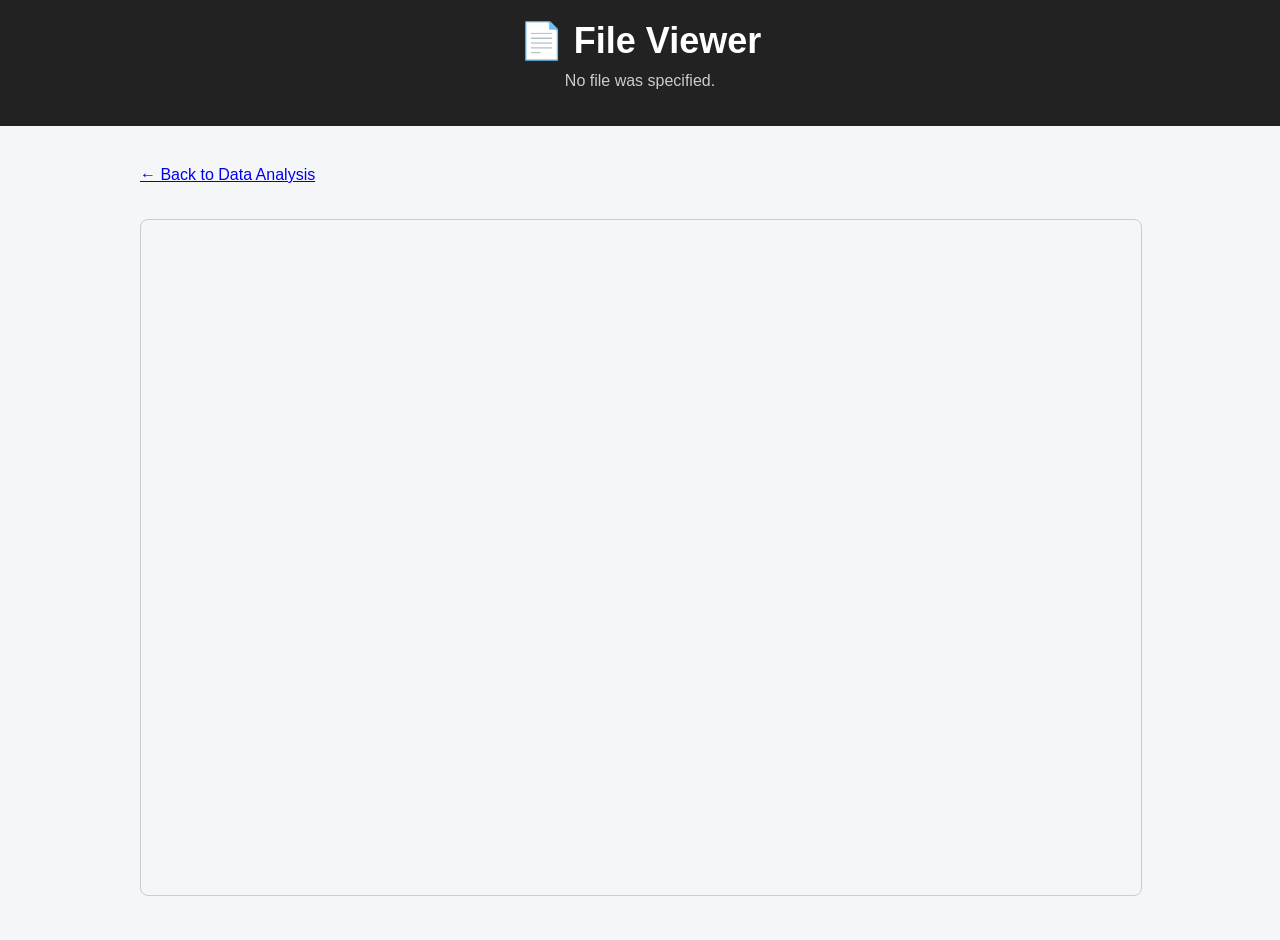
<file: viewer.html>
<!DOCTYPE html>
<html lang="en">
<head>
    <meta charset="UTF-8">
    <meta name="viewport" content="width=device-width, initial-scale=1.0">
    <title id="pageTitle">My Student Hub - Viewer</title>
    <link rel="icon" type="image/png" href="images/logo.png">
    <link rel="stylesheet" href="Style.css">
    <style>
        .viewer-container { margin-top: 20px; }
        #pdfViewer { width: 100%; height: 75vh; border: 1px solid #ccc; border-radius: 8px; }
        #codeViewer {
            display: none;
            white-space: pre-wrap;
            overflow: auto;
            background: #f5f5f5;
            padding: 18px;
            border-radius: 8px;
            text-align: left;
            font-family: Consolas, "Courier New", monospace;
            line-height: 1.5;
        }
        .viewer-actions { margin: 15px 0; display: flex; gap: 10px; flex-wrap: wrap; }
        .viewer-actions a { text-decoration: none; }
    </style>
</head>
<body>
    <header>
        <h1 id="title">📄 File Viewer</h1>
        <p id="status">Loading...</p>
    </header>

    <main>
        <a href="Data%20analysis.html" class="back-button">← Back to Data Analysis</a>

        <div class="viewer-container">
            <div class="viewer-actions">
                <a id="downloadLink" href="#" download>⬇️ Download</a>
            </div>

            <iframe id="pdfViewer" title="PDF viewer"></iframe>
            <pre id="codeViewer"></pre>
        </div>
    </main>

    <script>
        const params = new URLSearchParams(window.location.search);
        const file = params.get("file");

        const title = document.getElementById("title");
        const status = document.getElementById("status");
        const pdfViewer = document.getElementById("pdfViewer");
        const codeViewer = document.getElementById("codeViewer");
        const downloadLink = document.getElementById("downloadLink");

        if (!file) {
            status.textContent = "No file was specified.";
            downloadLink.style.display = "none";
        } else {
            const url = file;
            const fileName = decodeURIComponent(file.split("/").pop() || "File");
            document.title = fileName;
            title.textContent = "📄 " + fileName;
            downloadLink.href = url;

            const lowerName = fileName.toLowerCase();

            if (lowerName.endsWith(".py")) {
                pdfViewer.style.display = "none";
                codeViewer.style.display = "block";
                status.textContent = "Python source code";

                fetch(url)
    .then(response => {
        if (!response.ok) throw new Error("HTTP " + response.status);
        return response.text();
    })
                    .then(code => {
                        codeViewer.textContent = code;
                    })
                    .catch(error => {
                        status.textContent = "Could not display this file: " + error.message;
                        codeViewer.textContent = "The file could not be loaded. Use Download to save the original file.";
                    });
            } else {
                codeViewer.style.display = "none";
                pdfViewer.style.display = "block";
                status.textContent = "Document preview";
                pdfViewer.src = url;
            }
        }
    </script>
</body>
</html>
</file>
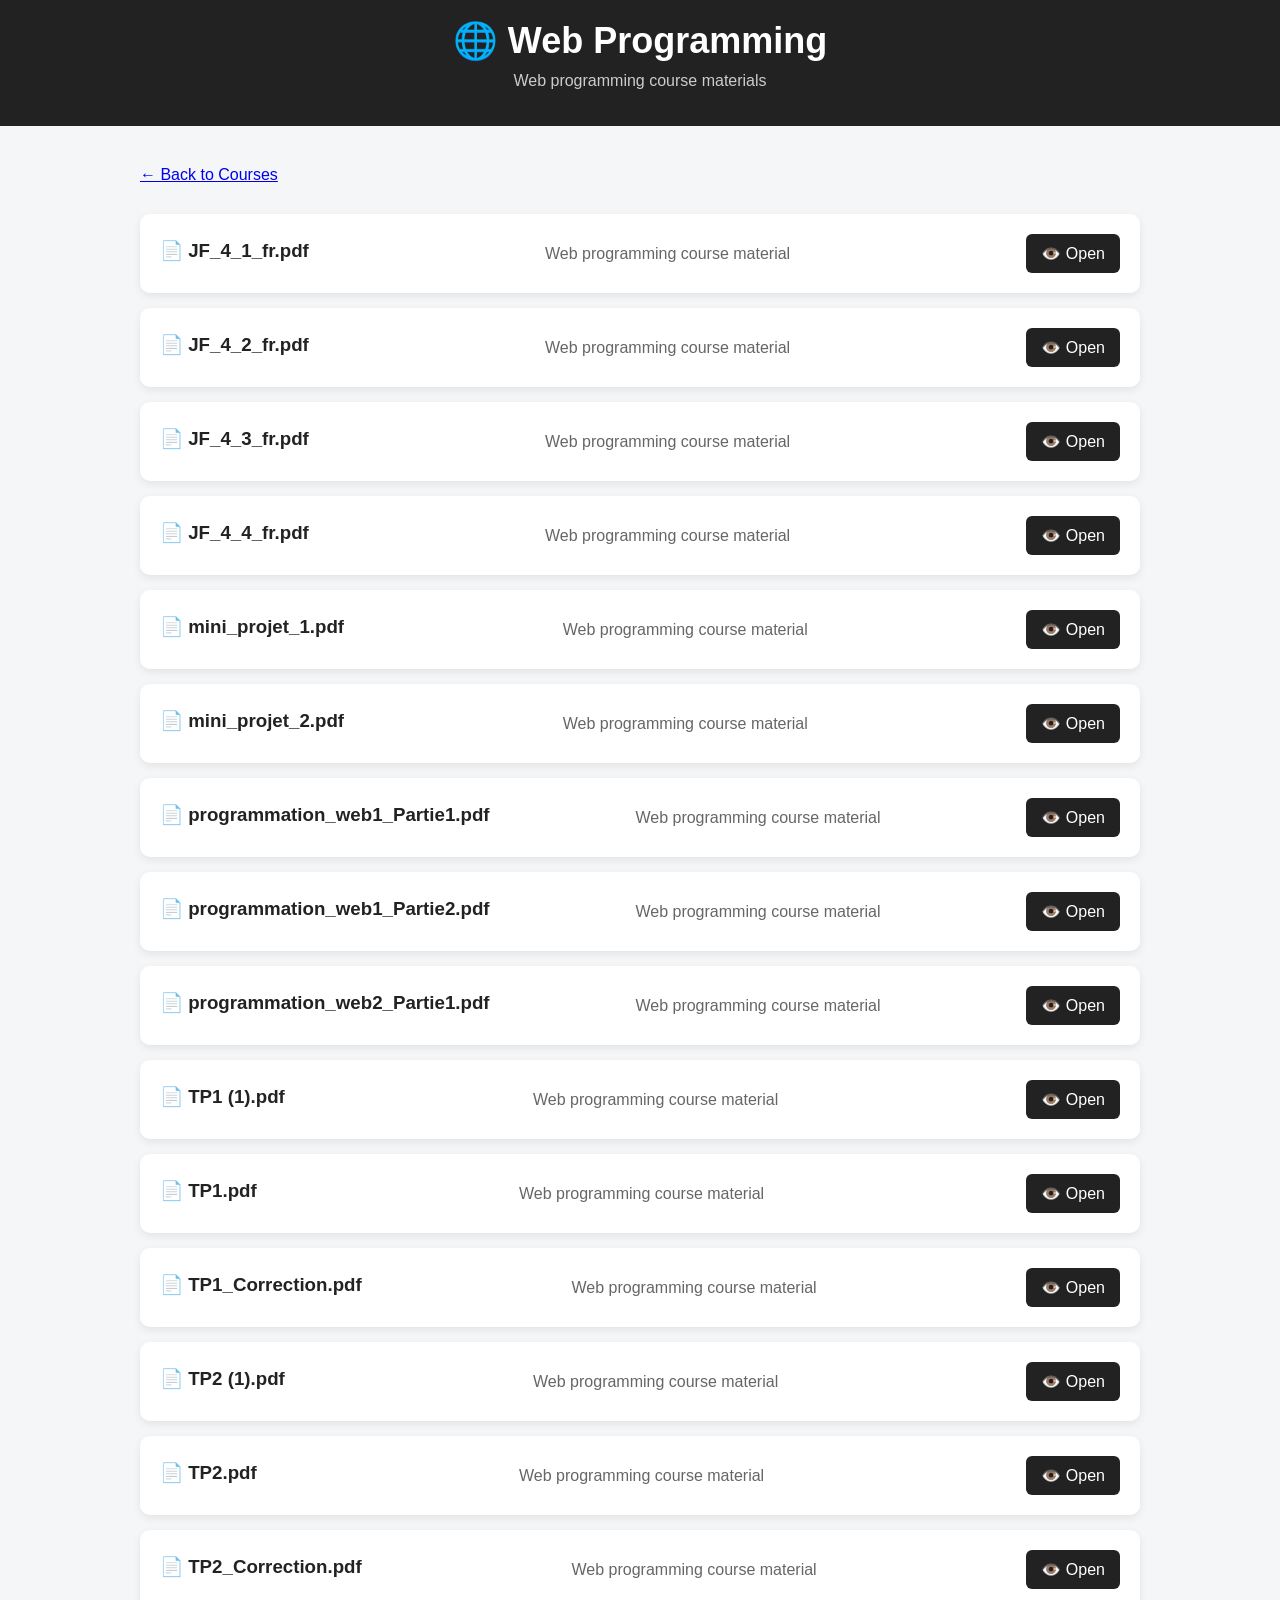
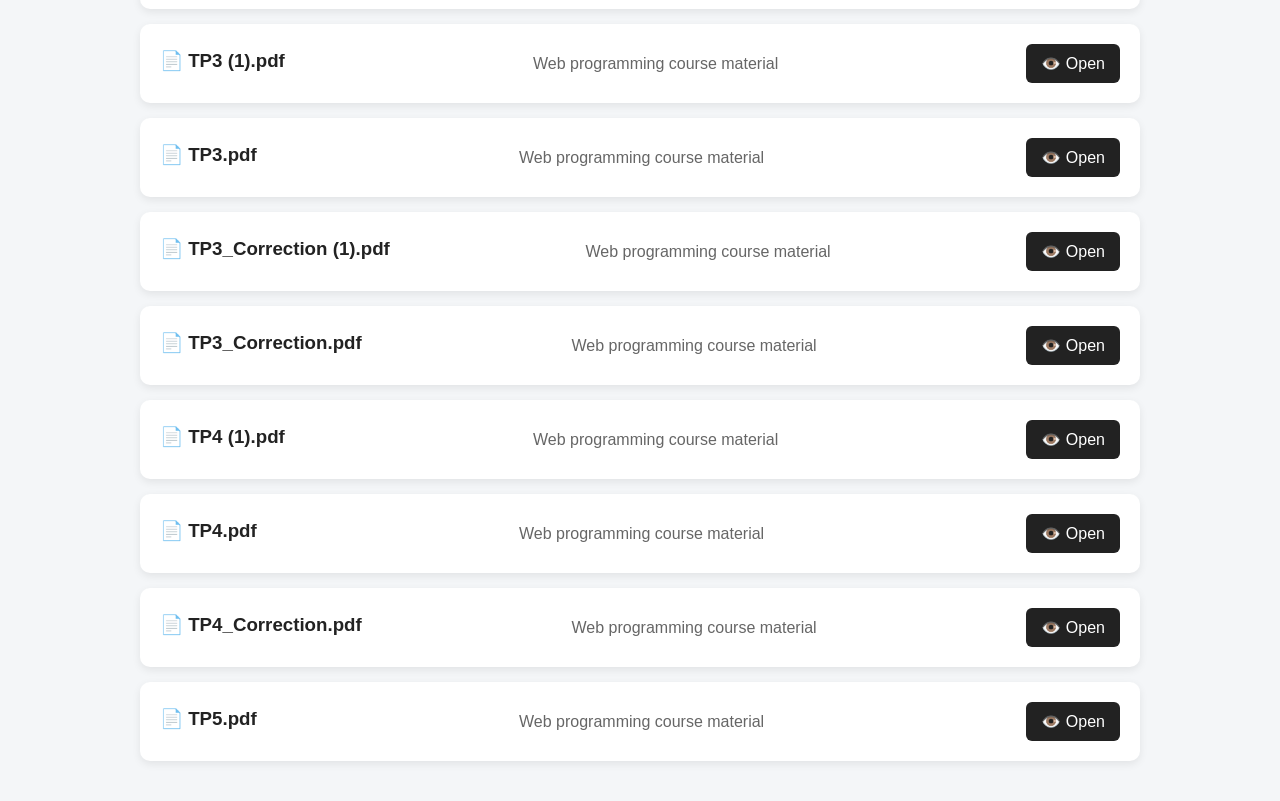
<file: web-programming.html>
<!DOCTYPE html>
<html lang="en">

<head>
    <meta charset="UTF-8">
    <meta name="viewport" content="width=device-width, initial-scale=1.0">

    <title>My Student Hub</title>

    <link rel="icon" type="image/png" href="images/logo.png">

    <link rel="stylesheet" href="Style.css">
</head>

<body>

    <header>
        <h1>🌐 Web Programming</h1>
        <p>Web programming course materials</p>
    </header>

    <main>

        <a href="courses.html" class="back-button">← Back to Courses</a>

        <div class="file-list" id="fileList">
        </div>

    </main>

    <script src="files_data.js"></script>

    <script>

        const fileList = document.getElementById("fileList");

        MSH_FILES.web_programming.forEach(fileName => {

            // Safely encode each part of the path
            // while keeping folder separators (/)
            const fileUrl = "files/courses/web-programming/" +
                fileName
                    .split("/")
                    .map(part => encodeURIComponent(part))
                    .join("/");

            const file = document.createElement("div");
            file.className = "file";

            file.innerHTML = `
                <h3>📄 ${fileName}</h3>

                <p>Web programming course material</p>

                <a href="${fileUrl}">
                    👁️ Open
                </a>
            `;

            fileList.appendChild(file);

        });

    </script>

</body>

</html>
</file>
<file: Style.css>
body {

    font-family: Arial, sans-serif;

    margin: 0;

    background-color: #f4f6f8;

    color: #222;
}


/* Header */

header {

    background-color: #222;

    color: white;

    text-align: center;

    padding: 40px 20px;
}


header h1 {

    margin: 0;

    font-size: 36px;
}


header p {

    margin-top: 10px;

    color: #cccccc;
}


/* Main content */

main {

    max-width: 1000px;

    margin: 40px auto;

    padding: 0 20px;
}


main h2 {

    font-size: 28px;
}


/* Category cards */

.categories {

    display: grid;

    grid-template-columns: repeat(2, 1fr);

    gap: 20px;

    margin-top: 30px;
}


.card {

    background-color: white;

    padding: 30px;

    border-radius: 12px;

    text-decoration: none;

    color: #222;

    box-shadow: 0 4px 10px rgba(0, 0, 0, 0.08);

    transition: 0.2s;
}


.card:hover {

    transform: translateY(-5px);

    box-shadow: 0 8px 20px rgba(0, 0, 0, 0.15);
}


.icon {

    font-size: 40px;
}


.card h3 {

    font-size: 22px;

    margin-bottom: 10px;
}


.card p {

    color: #666;
}
/* File list */

.file-list {
    margin-top: 30px;
}


.file {
    background-color: white;

    padding: 20px;

    margin-bottom: 15px;

    border-radius: 10px;

    display: flex;

    justify-content: space-between;

    align-items: center;

    box-shadow: 0 3px 8px rgba(0, 0, 0, 0.08);
}


.file h3 {
    margin: 0 0 5px 0;
}


.file p {
    margin: 0;

    color: #666;
}


.file a {
    background-color: #222;

    color: white;

    padding: 10px 15px;

    border-radius: 6px;

    text-decoration: none;
}


.file a:hover {
    opacity: 0.8;
}

.site-logo {
    width: 150px;
    height: auto;
    display: block;
    margin: 0 auto;
}
header {
    text-align: center;
    padding: 20px;
}
header .logo {
    width: 150px !important;
    height: auto !important;
}
/* ==========================================
   PROJECT BUTTONS
   ========================================== */

.project-buttons {

    display: flex;

    gap: 10px;

    align-items: center;

}


/* Project buttons */

.project-buttons a {

    background-color: #222;

    color: white;

    padding: 10px 15px;

    border-radius: 6px;

    text-decoration: none;

    white-space: nowrap;

    transition: 0.2s;

}


.project-buttons a:hover {

    opacity: 0.8;

    transform: translateY(-1px);

}


/* ==========================================
   MOBILE PROJECT BUTTONS
   ========================================== */

@media (max-width: 600px) {

    .file {

        flex-direction: column;

        align-items: flex-start;

        gap: 15px;

    }


    .project-buttons {

        width: 100%;

        flex-direction: column;

    }


    .project-buttons a {

        width: 100%;

        text-align: center;

    }

}
</file>
<file: chatbot.css>
/* ==========================================
   COLLEGE BI ASSISTANT
   ========================================== */


/* ==========================================
   PAGE
   ========================================== */

* {
    box-sizing: border-box;
    margin: 0;
    padding: 0;
}


body {
    font-family: Arial, sans-serif;

    background-color: #f4f6f8;

    min-height: 100vh;

    padding: 40px 20px;
}


/* ==========================================
   BACK LINK
   ========================================== */

.back-link {
    display: block;

    max-width: 700px;

    margin: 0 auto 15px auto;

    color: #222;

    text-decoration: none;

    font-size: 15px;
}


.back-link:hover {
    text-decoration: underline;
}


/* ==========================================
   CHAT BOX
   ========================================== */

#chat-box {

    width: 100%;

    max-width: 700px;

    margin: 0 auto;

    background-color: white;

    border-radius: 16px;

    overflow: hidden;

    box-shadow:
        0 5px 20px rgba(0, 0, 0, 0.12);

}


/* ==========================================
   CHATBOT HEADER
   ========================================== */

.chat-header {

    display: flex;

    align-items: center;

    gap: 15px;

    background-color: #222;

    color: white;

    padding: 20px 25px;

}


/* Robot icon */

.bot-icon {

    width: 55px;

    height: 55px;

    display: flex;

    align-items: center;

    justify-content: center;

    background-color: white;

    border-radius: 50%;

    font-size: 30px;

}


/* Header information */

.bot-info h1 {

    font-size: 24px;

    margin-bottom: 6px;

}


/* Online status */

.status {

    display: flex;

    align-items: center;

    gap: 7px;

    font-size: 14px;

    color: #d9d9d9;

}


.status-dot {

    width: 9px;

    height: 9px;

    background-color: #35c759;

    border-radius: 50%;

    display: inline-block;

}


/* ==========================================
   WELCOME TEXT
   ========================================== */

.welcome-text {

    padding: 18px 25px;

    color: #666;

    font-size: 14px;

    line-height: 1.5;

    border-bottom: 1px solid #eee;

}


/* ==========================================
   SUGGESTED QUESTIONS
   ========================================== */

#suggested-questions {

    display: flex;

    flex-wrap: wrap;

    gap: 10px;

    padding: 15px 20px;

    background-color: #fafafa;

    border-bottom: 1px solid #eee;

}


#suggested-questions button {

    background-color: white;

    color: #222;

    border: 1px solid #ddd;

    padding: 9px 13px;

    border-radius: 8px;

    cursor: pointer;

    font-size: 14px;

    transition: 0.2s;

}


#suggested-questions button:hover {

    background-color: #f0f0f0;

    transform: translateY(-1px);

}


/* ==========================================
   CHAT MESSAGES
   ========================================== */

#chat-messages {

    height: 400px;

    overflow-y: auto;

    padding: 20px;

    background-color: #fafafa;

}


/* ==========================================
   BOT MESSAGE
   ========================================== */

.bot-message {

    background-color: #e9eef3;

    color: #222;

    padding: 12px 15px;

    border-radius: 14px 14px 14px 4px;

    margin-bottom: 12px;

    max-width: 78%;

    line-height: 1.5;

    font-size: 15px;

    box-shadow: 0 2px 4px rgba(0, 0, 0, 0.04);

}


/* ==========================================
   USER MESSAGE
   ========================================== */

.user-message {

    background-color: #222;

    color: white;

    padding: 12px 15px;

    border-radius: 14px 14px 4px 14px;

    margin-bottom: 12px;

    margin-left: auto;

    max-width: 78%;

    line-height: 1.5;

    font-size: 15px;

    box-shadow: 0 2px 4px rgba(0, 0, 0, 0.08);

}


/* ==========================================
   INPUT AREA
   ========================================== */

#chat-input-area {

    display: flex;

    gap: 10px;

    padding: 15px 20px;

    background-color: white;

    border-top: 1px solid #eee;

}


/* ==========================================
   INPUT
   ========================================== */

#chat-input {

    flex: 1;

    padding: 12px 15px;

    border: 1px solid #ccc;

    border-radius: 8px;

    font-size: 16px;

    outline: none;

}


#chat-input:focus {

    border-color: #222;

}


/* ==========================================
   SEND BUTTON
   ========================================== */

#chat-input-area button {

    background-color: #222;

    color: white;

    border: none;

    padding: 12px 20px;

    border-radius: 8px;

    cursor: pointer;

    font-size: 16px;

    transition: 0.2s;

}


#chat-input-area button:hover {

    opacity: 0.8;

}


#chat-input-area button:disabled {

    opacity: 0.5;

    cursor: not-allowed;

}


/* ==========================================
   MOBILE
   ========================================== */

@media (max-width: 600px) {


    body {

        padding: 20px 10px;

    }


    #chat-box {

        border-radius: 12px;

    }


    .chat-header {

        padding: 18px;

    }


    .bot-icon {

        width: 48px;

        height: 48px;

        font-size: 26px;

    }


    .bot-info h1 {

        font-size: 20px;

    }


    #chat-messages {

        height: 350px;

        padding: 15px;

    }


    .bot-message,
    .user-message {

        max-width: 90%;

    }


    #chat-input-area {

        flex-direction: column;

    }


    #chat-input-area button {

        width: 100%;

    }


    #suggested-questions {

        padding: 12px;

    }


    #suggested-questions button {

        flex: 1;

    }

}
</file>
